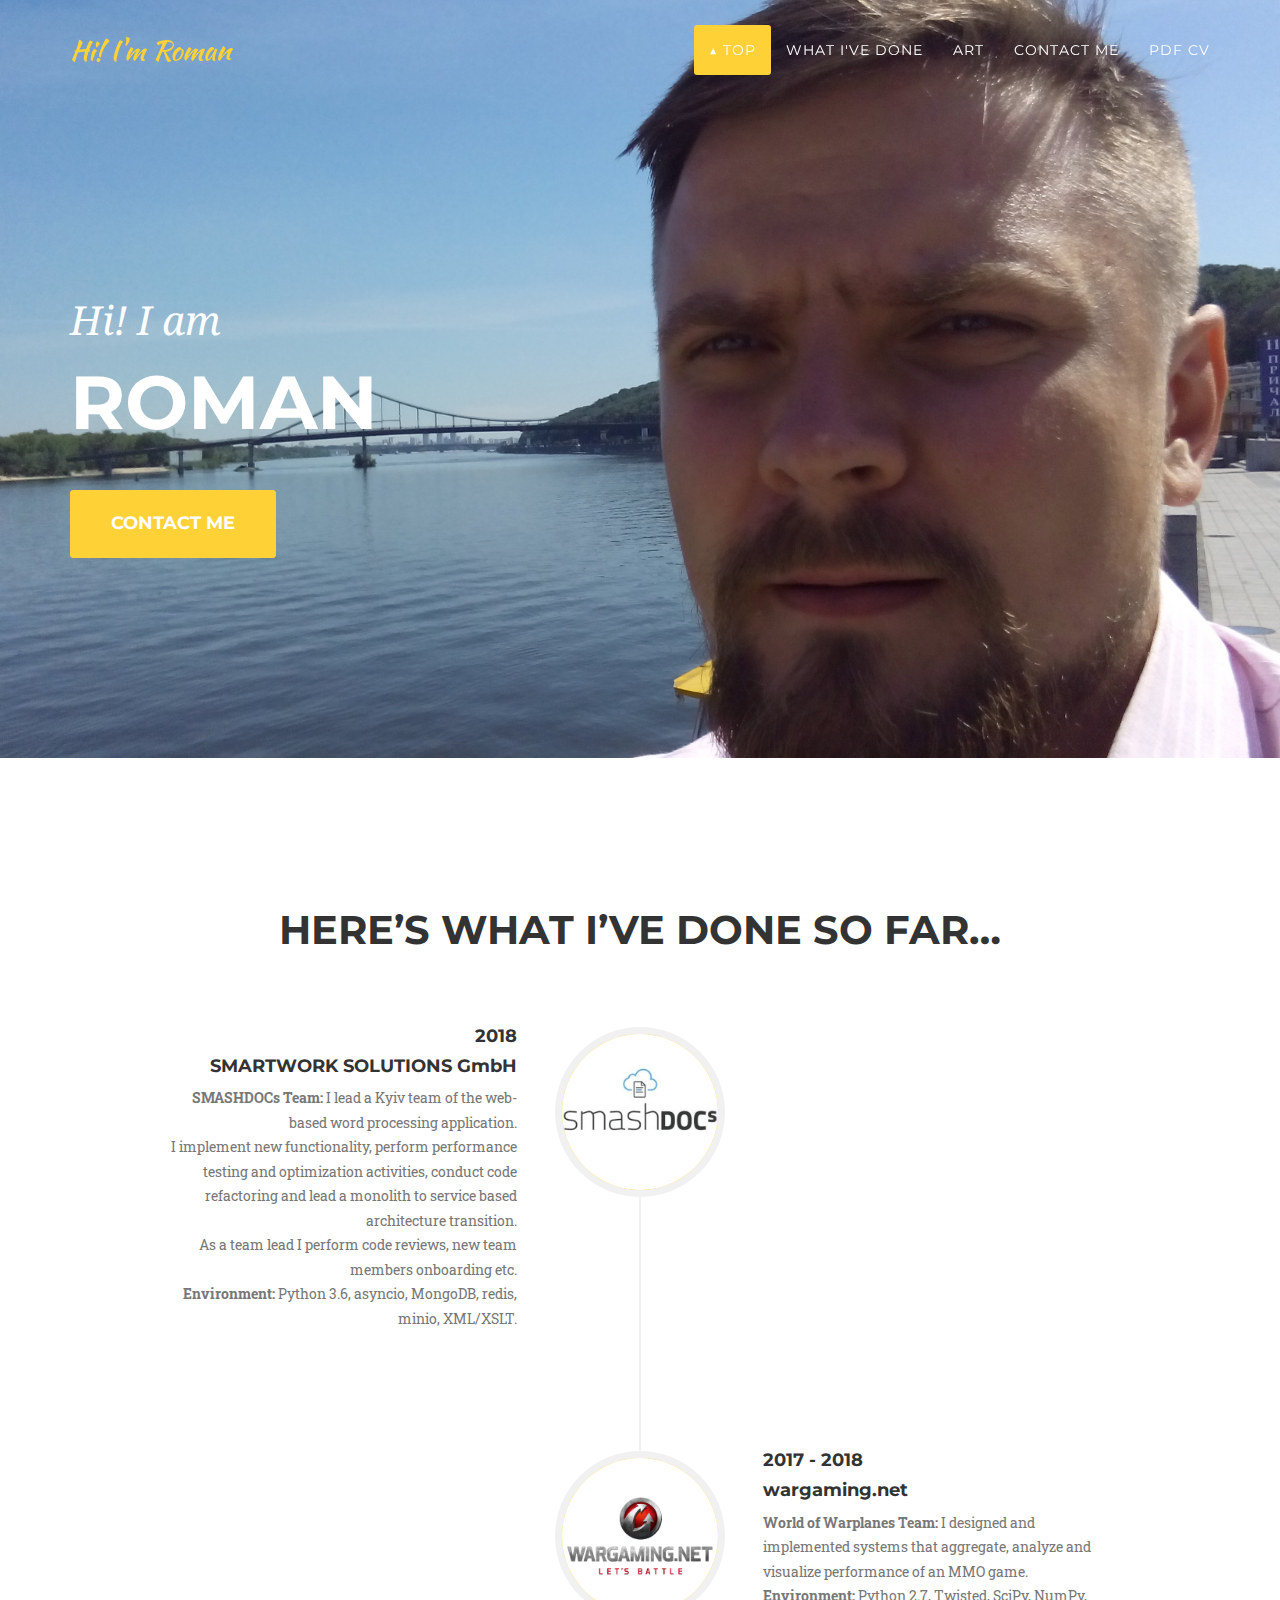
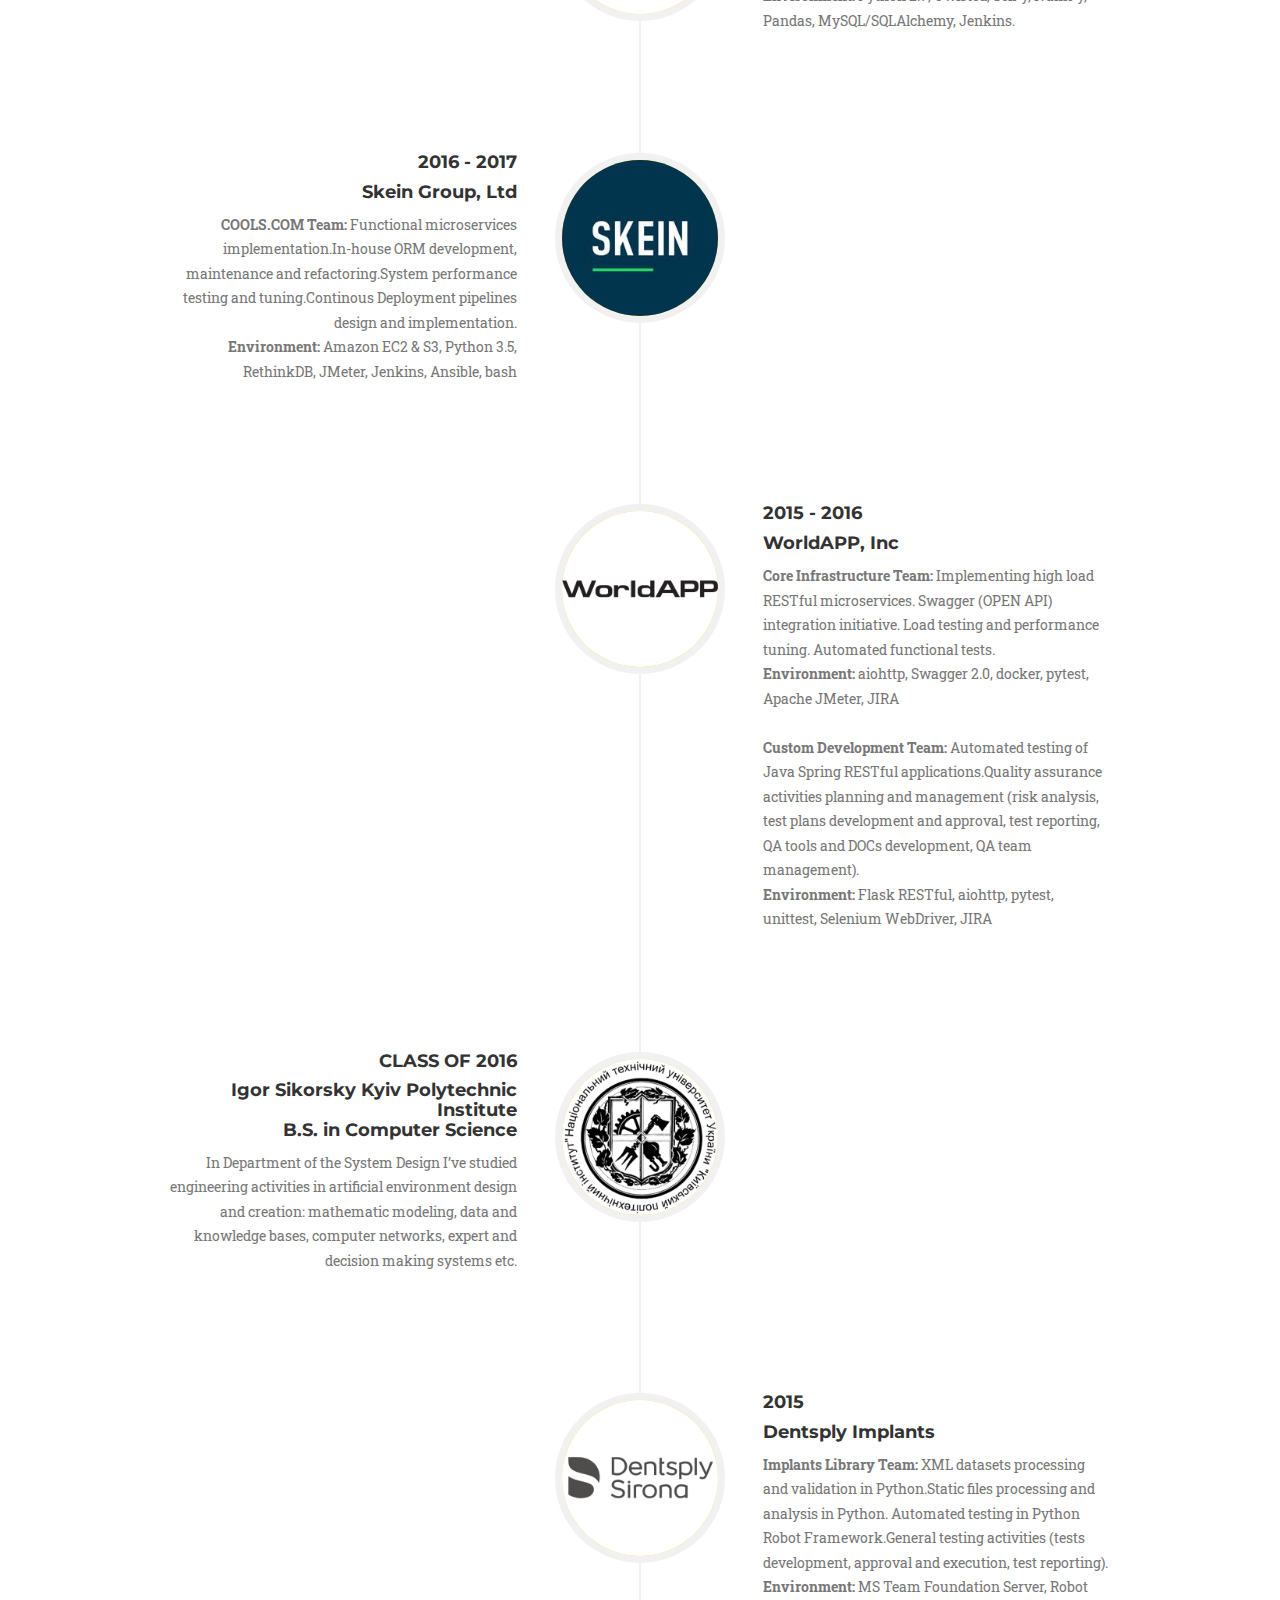
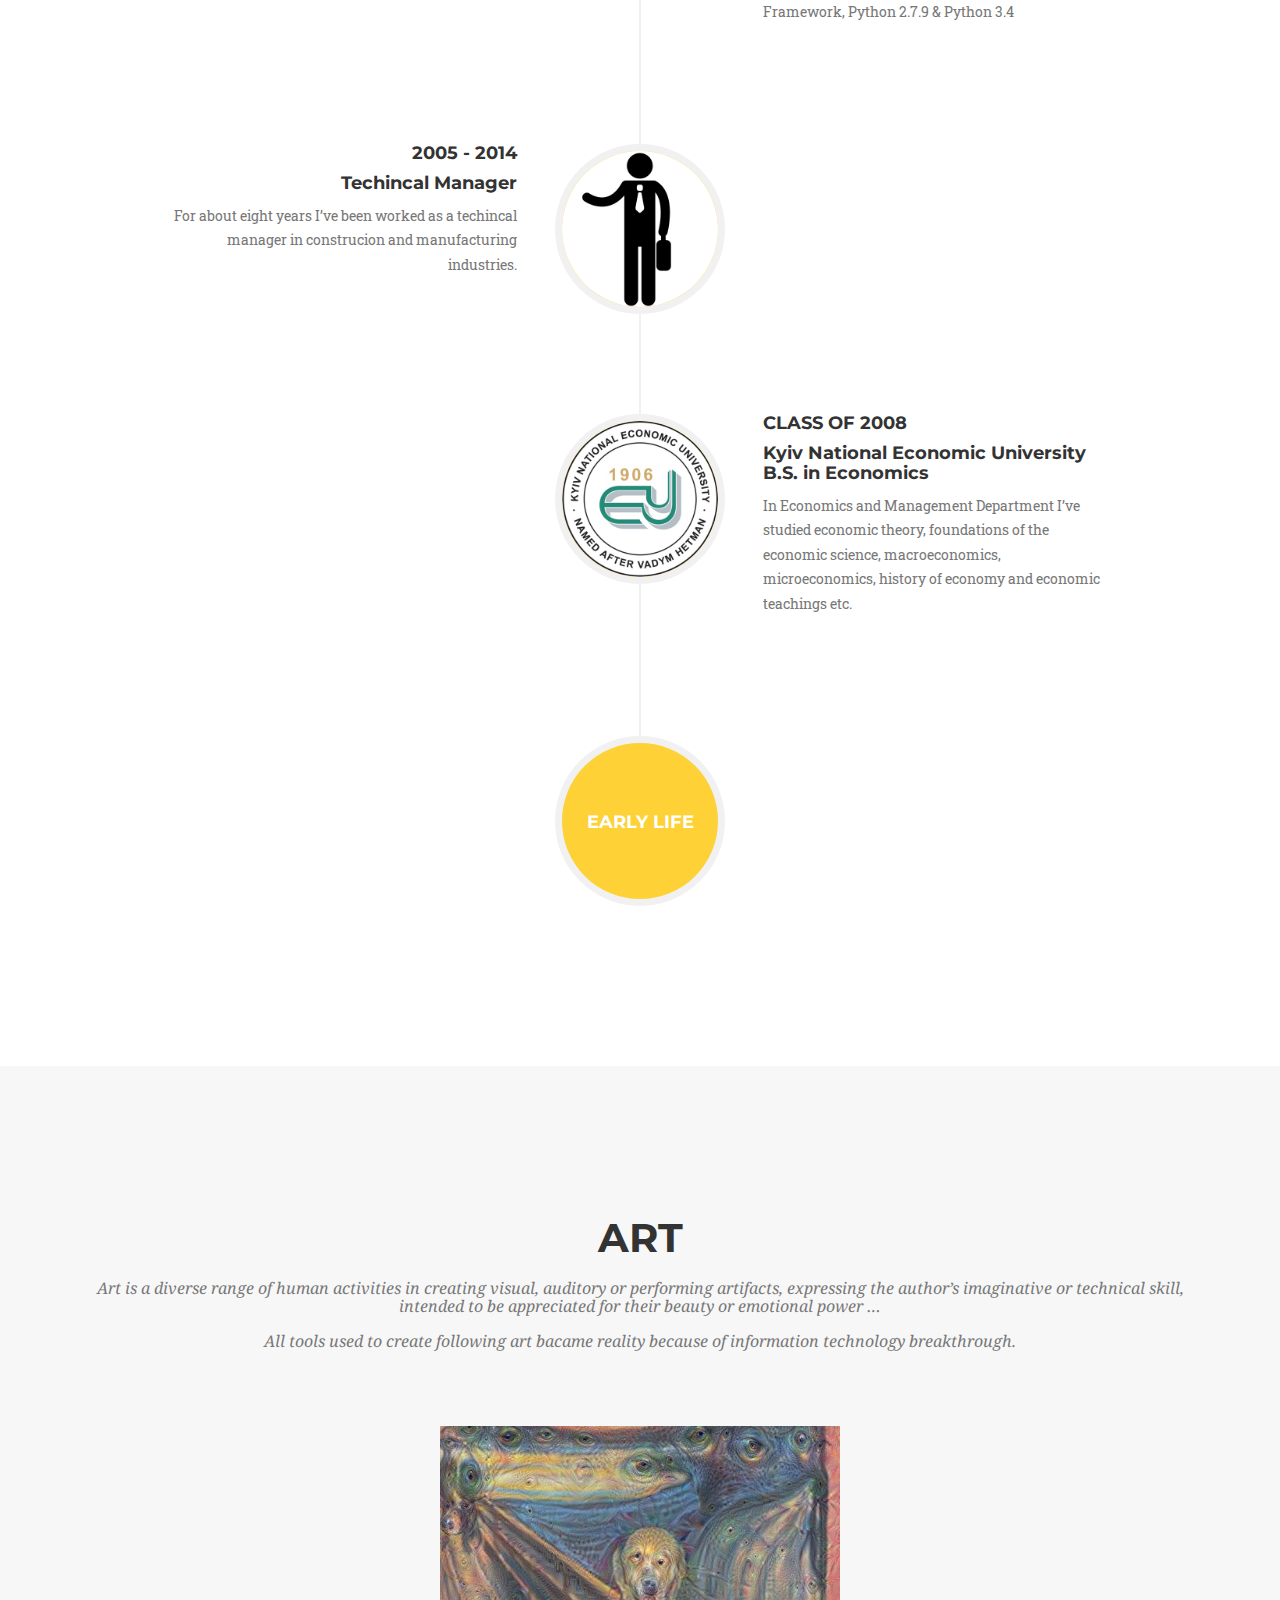
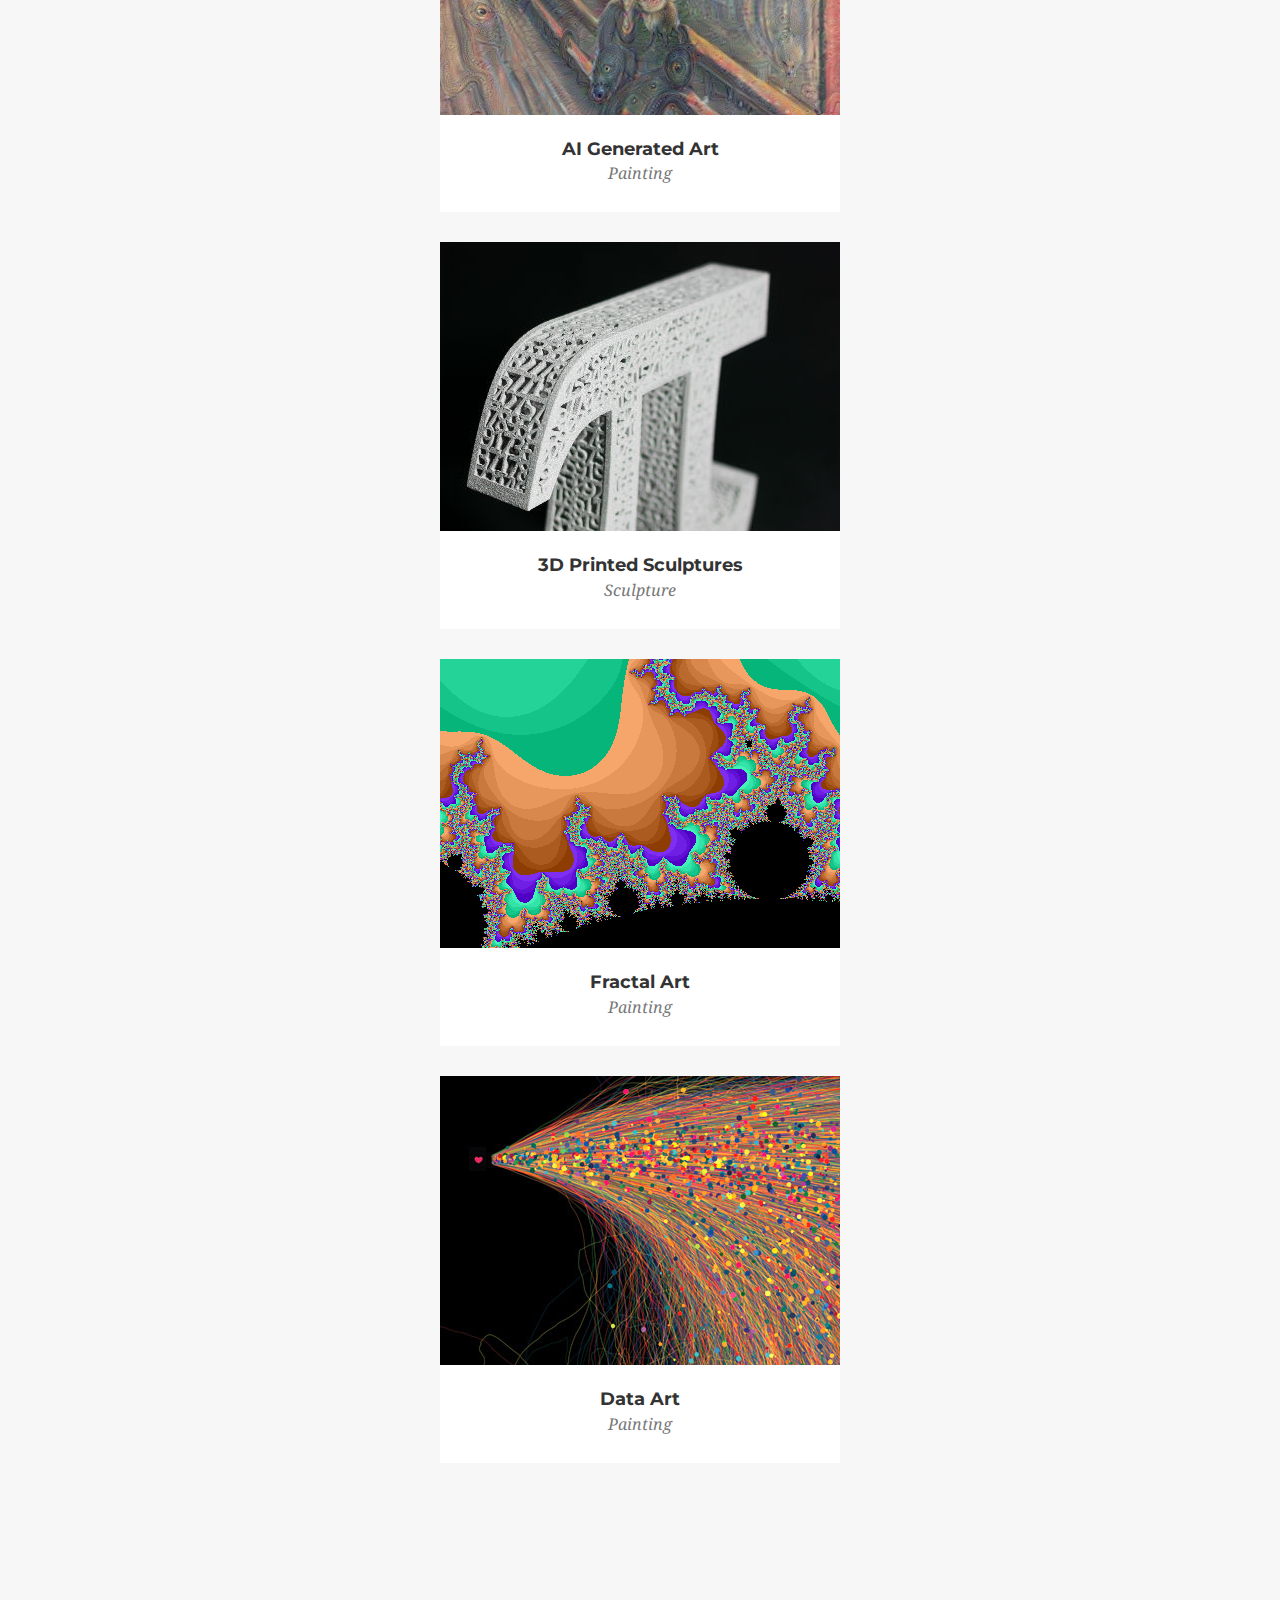
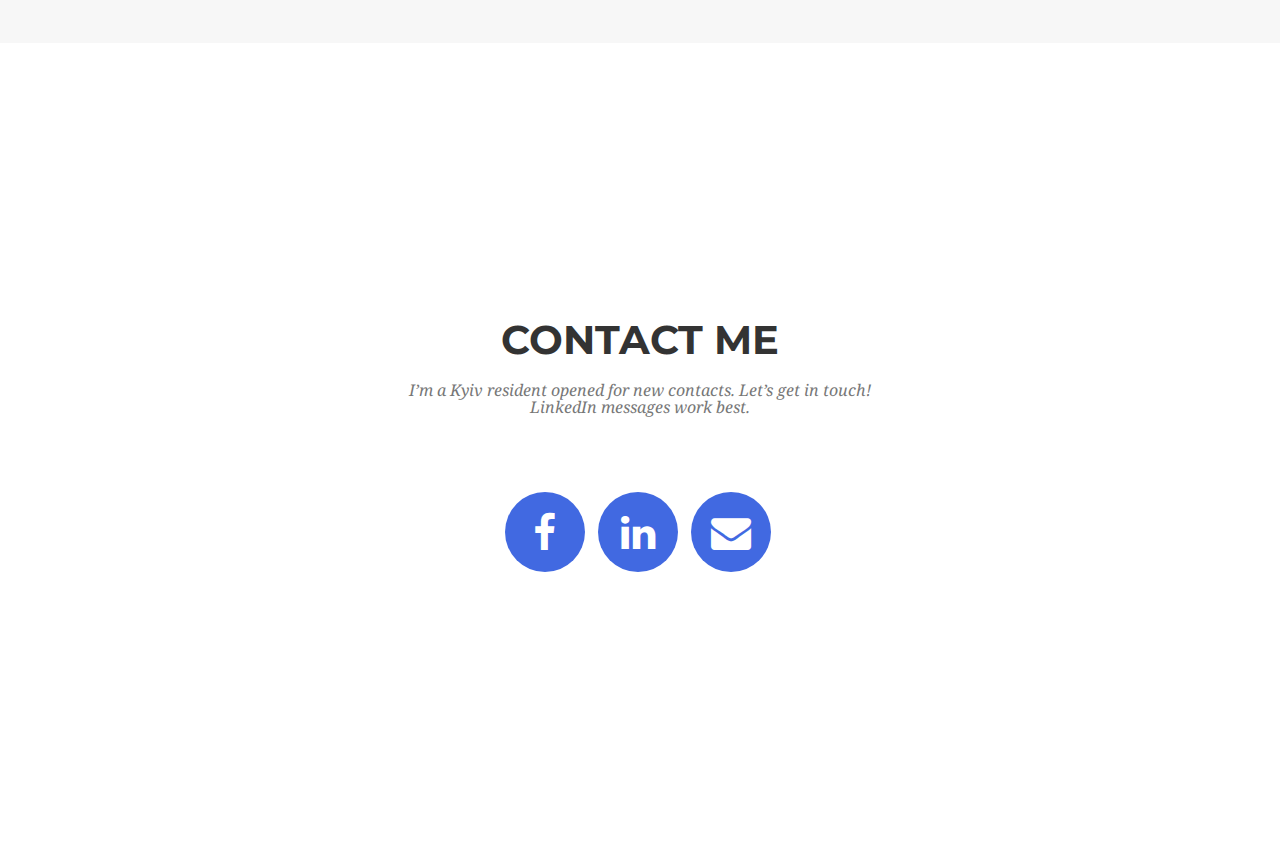
<file: docs/index.html>
<!DOCTYPE html>
<html lang="en-us">

  <head>
  <meta charset="utf-8">
  <meta http-equiv="X-UA-Compatible" content="IE=edge">
  <meta name="viewport" content="width=device-width, initial-scale=1">
  <meta name="description" content="Roman Nevezhyn. Roman Nieviezhyn. Python developer. Software developer. Kiev. Kyiv. Ukraine.">
  <meta name="author" content="Hi my name is Roman and I&#39;m a software developer">
  <meta name="generator" content="Hugo 0.54.0" />
  <title>Roman Nevezhyn</title>
  <!-- Stylesheets -->
  <link href="css/bootstrap-v3.3.7/bootstrap.min.css" rel="stylesheet">
  <link href="css/agency.css" rel="stylesheet">
  <link href="css/jquery.form-validator-v2.3.44/theme-default.min.css" rel="stylesheet">

  

  <!-- Custom Fonts -->
  <link href="font-awesome-v4.7.0/css/font-awesome.min.css" rel="stylesheet" type="text/css">

  
    <link href="//fonts.googleapis.com/css?family=Montserrat:400,700" rel="stylesheet" type="text/css">
    <link href="//fonts.googleapis.com/css?family=Kaushan+Script" rel="stylesheet" type="text/css">
    <link href="//fonts.googleapis.com/css?family=Droid+Serif:400,700,400italic,700italic" rel="stylesheet" type="text/css">
    <link href="//fonts.googleapis.com/css?family=Roboto+Slab:400,100,300,700" rel="stylesheet" type="text/css">
  

  
    <link rel="shortcut icon" type="image/x-icon" href="favicon.ico">
    <link rel="icon" type="image/x-icon" href="favicon.ico">
  

  <!-- HTML5 Shim and Respond.js IE8 support of HTML5 elements and media queries -->
  <!-- WARNING: Respond.js doesn't work if you view the page via file:// -->
  <!--[if lt IE 9]>
  <script src="https://oss.maxcdn.com/libs/html5shiv/3.7.0/html5shiv.js"></script>
  <script src="https://oss.maxcdn.com/libs/respond.js/1.4.2/respond.min.js"></script>
  <![endif]-->
</head>


  <body id="page-top" class="index">
    <!-- Navigation -->
<nav class="navbar navbar-default navbar-fixed-top">
  <div class="container">

    <!-- Brand and toggle get grouped for better mobile display -->
    <div class="navbar-header page-scroll">
      <button type="button" class="navbar-toggle" data-toggle="collapse" data-target="#bs-example-navbar-collapse-1">
        <span class="sr-only">Toggle navigation</span>
        <span class="icon-bar"></span>
        <span class="icon-bar"></span>
        <span class="icon-bar"></span>
      </button>
      
        <a class="navbar-brand page-scroll" href="/#page-top">
          Hi! I&#39;m Roman
        </a>
      

    </div>
    <!-- Collect the nav links, forms, and other content for toggling -->
    <div class="collapse navbar-collapse" id="bs-example-navbar-collapse-1">
      <ul class="nav navbar-nav navbar-right">
        <li class="hidden">
          <a href="/#page-top"></a>
        </li>

        
        <li>
          <a class="page-scroll" href="#page-top">▲ top</a>
        </li>
        

        
          <li>
            <a class="page-scroll" href="#about">what i&#39;ve done</a>
          </li>
        

        
          <li>
            <a class="page-scroll" href="#portfolio">art</a>
          </li>
        

        

        

        
          <li>
            <a class="page-scroll" href="#socials">contact me</a>
          </li>
        


        
          <li>
            <a href="/cv.pdf">pdf cv</a>
          </li>
        
      </ul>
    </div>
    <!-- /.navbar-collapse -->
  </div>
  <!-- /.container-fluid -->
</nav>

    <!-- Hero -->
<header>
  <div class="container">
    <div class="intro-text">
      <div class="intro-lead-in">Hi! I am</div>
      <div class="intro-heading">Roman</div>
      <a href="#socials" class="page-scroll btn btn-xl">contact me</a>
    </div>
  </div>
</header>


    

    
      <!-- About Section -->
<section id="about">
  <div class="container">
    <div class="row">
      <div class="col-lg-12 text-center">
        <h2 class="section-heading">Here&rsquo;s what I&rsquo;ve done so far&hellip;</h2>
        <h3 class="section-subheading text-muted"></h3>
      </div>
    </div>
    <div class="row">
      <div class="col-lg-12">
        <ul class="timeline">

          
            <li >
              <div class="timeline-image">
                
                <img class="img-circle img-responsive" src="img/about/smashdocs.jpg" alt="">
              </div>
              <div class="timeline-panel">
                <div class="timeline-heading">
                  <h4>2018</h4>
                  <h4 class="subheading">SMARTWORK SOLUTIONS GmbH</h4>
                </div>
                <div class="timeline-body">
                  <p class="text-muted"><strong>SMASHDOCs Team:</strong> I lead a Kyiv team of the web-based word processing application. <br>I implement new functionality, perform performance testing and optimization activities, conduct code refactoring and lead a monolith to service based architecture transition. <br>As a team lead I perform code reviews, new team members onboarding etc.
                        <br><strong>Environment:</strong> Python 3.6, asyncio, MongoDB, redis, minio, XML/XSLT.</p>
                </div>
              </div>
            </li>
          
            <li class="timeline-inverted" >
              <div class="timeline-image">
                
                <img class="img-circle img-responsive" src="img/about/wargaming.jpg" alt="">
              </div>
              <div class="timeline-panel">
                <div class="timeline-heading">
                  <h4>2017 - 2018</h4>
                  <h4 class="subheading">wargaming.net</h4>
                </div>
                <div class="timeline-body">
                  <p class="text-muted"><strong>World of Warplanes Team:</strong> I designed and implemented systems that aggregate, analyze and visualize performance of an MMO game. <br><strong>Environment:</strong> Python 2.7, Twisted, SciPy, NumPy, Pandas, MySQL/SQLAlchemy, Jenkins.</p>
                </div>
              </div>
            </li>
          
            <li >
              <div class="timeline-image">
                
                <img class="img-circle img-responsive" src="img/about/skein.jpg" alt="">
              </div>
              <div class="timeline-panel">
                <div class="timeline-heading">
                  <h4>2016 - 2017</h4>
                  <h4 class="subheading">Skein Group, Ltd</h4>
                </div>
                <div class="timeline-body">
                  <p class="text-muted"><strong>COOLS.COM Team:</strong> Functional microservices implementation.In-house ORM development, maintenance and refactoring.System performance testing and tuning.Continous Deployment pipelines design and implementation.<br><strong>Environment:</strong> Amazon EC2 &amp; S3, Python 3.5, RethinkDB, JMeter, Jenkins, Ansible, bash</p>
                </div>
              </div>
            </li>
          
            <li class="timeline-inverted" >
              <div class="timeline-image">
                
                <img class="img-circle img-responsive" src="img/about/worldapp.jpg" alt="">
              </div>
              <div class="timeline-panel">
                <div class="timeline-heading">
                  <h4>2015 - 2016</h4>
                  <h4 class="subheading">WorldAPP, Inc</h4>
                </div>
                <div class="timeline-body">
                  <p class="text-muted"><strong>Core Infrastructure Team:</strong> Implementing high load RESTful microservices. Swagger (OPEN API) integration initiative. Load testing and performance tuning. Automated functional tests.
                        <br><strong>Environment:</strong> aiohttp, Swagger 2.0, docker, pytest, Apache JMeter, JIRA
                        <br>
                        <br><strong>Custom Development Team:</strong> Automated testing of Java Spring RESTful applications.Quality assurance activities planning and management (risk analysis, test plans development and approval, test reporting, QA tools and DOCs development, QA team management).<br><strong>Environment:</strong> Flask RESTful, aiohttp, pytest, unittest, Selenium WebDriver, JIRA</p>
                </div>
              </div>
            </li>
          
            <li >
              <div class="timeline-image">
                
                <img class="img-circle img-responsive" src="img/about/kpi_bw.jpg" alt="">
              </div>
              <div class="timeline-panel">
                <div class="timeline-heading">
                  <h4>class of 2016</h4>
                  <h4 class="subheading">Igor Sikorsky Kyiv Polytechnic Institute<br>B.S. in Computer Science</h4>
                </div>
                <div class="timeline-body">
                  <p class="text-muted">In Department of the System Design I&rsquo;ve studied engineering activities in artificial environment design and creation: mathematic modeling, data and knowledge bases, computer networks, expert and decision making systems etc.</p>
                </div>
              </div>
            </li>
          
            <li class="timeline-inverted" >
              <div class="timeline-image">
                
                <img class="img-circle img-responsive" src="img/about/dentsply.jpg" alt="">
              </div>
              <div class="timeline-panel">
                <div class="timeline-heading">
                  <h4>2015</h4>
                  <h4 class="subheading">Dentsply Implants</h4>
                </div>
                <div class="timeline-body">
                  <p class="text-muted"><strong>Implants Library Team:</strong> XML datasets processing and validation in Python.Static files processing and analysis in Python. Automated testing in Python Robot Framework.General testing activities (tests development, approval and execution, test reporting).<br><strong>Environment:</strong> MS Team Foundation Server, Robot Framework, Python 2.7.9 &amp; Python 3.4</p>
                </div>
              </div>
            </li>
          
            <li >
              <div class="timeline-image">
                
                <img class="img-circle img-responsive" src="img/about/jobs.jpg" alt="">
              </div>
              <div class="timeline-panel">
                <div class="timeline-heading">
                  <h4>2005 - 2014</h4>
                  <h4 class="subheading">Techincal Manager</h4>
                </div>
                <div class="timeline-body">
                  <p class="text-muted">For about eight years I&rsquo;ve been worked as a techincal manager in construcion and manufacturing industries.</p>
                </div>
              </div>
            </li>
          
            <li class="timeline-inverted" >
              <div class="timeline-image">
                
                <img class="img-circle img-responsive" src="img/about/kneu.jpg" alt="">
              </div>
              <div class="timeline-panel">
                <div class="timeline-heading">
                  <h4>class of 2008</h4>
                  <h4 class="subheading">Kyiv National Economic University<br>B.S. in Economics</h4>
                </div>
                <div class="timeline-body">
                  <p class="text-muted">In Economics and Management Department I&rsquo;ve studied economic theory, foundations of the economic science, macroeconomics, microeconomics, history of economy and economic teachings etc.</p>
                </div>
              </div>
            </li>
          

          <li class="timeline-inverted">
            <div class="timeline-image">
              <h4><br>early life</h4>
            </div>
          </li>
        </ul>
      </div>
    </div>
  </div>
</section>

    

    
      <!-- Portfolio Grid Section -->
<section id="portfolio" class="bg-light-gray">
  <div class="container">
    <div class="row">
      <div class="col-lg-12 text-center">
        <h2 class="section-heading">art</h2>
        <h3 class="section-subheading text-muted">Art is a diverse range of human activities in creating visual, auditory or performing artifacts, expressing the author’s imaginative or technical skill, intended to be appreciated for their beauty or emotional power …<br><br>All tools used to create following art bacame reality because of information technology breakthrough.</h3>
      </div>
    </div>
    <div class="row">

      
        <div class="row portfolio-item">
          <a href="#portfolioModal2" class="portfolio-link" data-toggle="modal">
            <div class="portfolio-hover">
              <div class="portfolio-hover-content">
                <i class="fa fa-plus fa-3x"></i>
              </div>
            </div>
            
            <img src="img/portfolio/aiart-preview.png" class="img-responsive" alt="">
          </a>
          <div class="portfolio-caption">
            <h4>AI Generated Art</h4>
            <p class="text-muted">Painting</p>
          </div>
        </div>
      
        <div class="row portfolio-item">
          <a href="#portfolioModal3" class="portfolio-link" data-toggle="modal">
            <div class="portfolio-hover">
              <div class="portfolio-hover-content">
                <i class="fa fa-plus fa-3x"></i>
              </div>
            </div>
            
            <img src="img/portfolio/printed-preview.png" class="img-responsive" alt="">
          </a>
          <div class="portfolio-caption">
            <h4>3D Printed Sculptures</h4>
            <p class="text-muted">Sculpture</p>
          </div>
        </div>
      
        <div class="row portfolio-item">
          <a href="#portfolioModal5" class="portfolio-link" data-toggle="modal">
            <div class="portfolio-hover">
              <div class="portfolio-hover-content">
                <i class="fa fa-plus fa-3x"></i>
              </div>
            </div>
            
            <img src="img/portfolio/mandelbrot-preview.png" class="img-responsive" alt="">
          </a>
          <div class="portfolio-caption">
            <h4>Fractal Art</h4>
            <p class="text-muted">Painting</p>
          </div>
        </div>
      
        <div class="row portfolio-item">
          <a href="#portfolioModal1" class="portfolio-link" data-toggle="modal">
            <div class="portfolio-hover">
              <div class="portfolio-hover-content">
                <i class="fa fa-plus fa-3x"></i>
              </div>
            </div>
            
            <img src="img/portfolio/dataart-preview.png" class="img-responsive" alt="">
          </a>
          <div class="portfolio-caption">
            <h4>Data Art</h4>
            <p class="text-muted">Painting</p>
          </div>
        </div>
      

    </div>
  </div>
</section>

    

    

    

    

    
      <!-- Footer section -->
<footer>
  <section id="socials">
    <div class="container">
      <div class="col-lg-12 text-center">
        <h2 class="section-heading">contact me</h2>
        <h3 class="section-subheading text-muted">I&rsquo;m a Kyiv resident opened for new contacts.
                  Let&rsquo;s get in touch!
                  <br>LinkedIn messages work best.</h2>
        <ul class="list-inline social-buttons">
          
          
            <li><a href="https://www.facebook.com/nevezhyn"><i class="fa fa-facebook"></i></a></li>
          
            <li><a href="https://www.linkedin.com/in/nevezhyn"><i class="fa fa-linkedin"></i></a></li>
          
            <li><a href="mailto:hi-d31aed7e@nevezhyn.com"><i class="fa fa-envelope"></i></a></li>
          

        </ul>
      </div>
      <div class="col-md-4">
        <ul class="list-inline quicklinks">

          

        </ul>
      </div>
    </div>
  </section>
</footer>

    

    
      <!-- Portfolio Modals -->

  <div class="portfolio-modal modal fade" id="portfolioModal2" tabindex="-1" role="dialog" aria-hidden="true">
    <div class="modal-content">
      <div class="close-modal" data-dismiss="modal">
        <div class="lr">
          <div class="rl">
          </div>
        </div>
      </div>
      <div class="container">
        <div class="row">
          <div class="col-lg-8 col-lg-offset-2">
            <div class="modal-body">
              <h2>AI Generated Art</h2>
              <p class="item-intro text-muted"></p>
              
              <img class="img-responsive img-centered" src="img/portfolio/aiart.png" alt="">
              <p>The images were created by feeding a picture into the neural network, and asking emphasise feature
 it recognised - in this case, animals. Google team trains an artificial neural network by showing
 it millions of training examples and gradually adjusting the network parameters until it gives the
 classifications the team want.
 <br>The researchers also asked the system to analyse Edvard Munch&rsquo;s The Scream - which was turned
 into a portrait of a dog.
 <br>The team has even given the images a name - <strong>Inceptionism<strong>.</p>
              <ul class="list-inline">
                <li>Date: 2014-07-06</li>
                <li>Read more: <a href="//www.dailymail.co.uk/sciencetech/article-3130654/From-pig-snail-lives-cloud-dumbells-human-arms-Google-reveals-bizarre-images-created-artificial-intelligence-software-learns-recognise-world-it.html">Daily Mail</a></li>
                <li>Mode of expression: Painting</li>
              </ul>
              <button type="button" class="btn btn-primary" data-dismiss="modal"><i class="fa fa-times"></i> close</button>
            </div>
          </div>
        </div>
      </div>
    </div>
  </div>

  <div class="portfolio-modal modal fade" id="portfolioModal3" tabindex="-1" role="dialog" aria-hidden="true">
    <div class="modal-content">
      <div class="close-modal" data-dismiss="modal">
        <div class="lr">
          <div class="rl">
          </div>
        </div>
      </div>
      <div class="container">
        <div class="row">
          <div class="col-lg-8 col-lg-offset-2">
            <div class="modal-body">
              <h2>3D Printed Sculptures</h2>
              <p class="item-intro text-muted"></p>
              
              <img class="img-responsive img-centered" src="img/portfolio/printed.png" alt="">
              <p>3D printing is a process in which material is joined or solidified under computer control  to create an object, with material being added together (such as liquid molecules or powder  grains being fused together). Objects can be of almost any shape or geometry and typically  are produced using digital model data from a 3D model file created by artist.</p>
              <ul class="list-inline">
                <li>Date: 2014-07-07</li>
                <li>Read more: <a href="//en.wikipedia.org/wiki/3D_printing">Wikipedia</a></li>
                <li>Mode of expression: Sculpture</li>
              </ul>
              <button type="button" class="btn btn-primary" data-dismiss="modal"><i class="fa fa-times"></i> close</button>
            </div>
          </div>
        </div>
      </div>
    </div>
  </div>

  <div class="portfolio-modal modal fade" id="portfolioModal5" tabindex="-1" role="dialog" aria-hidden="true">
    <div class="modal-content">
      <div class="close-modal" data-dismiss="modal">
        <div class="lr">
          <div class="rl">
          </div>
        </div>
      </div>
      <div class="container">
        <div class="row">
          <div class="col-lg-8 col-lg-offset-2">
            <div class="modal-body">
              <h2>Fractal Art</h2>
              <p class="item-intro text-muted">Lorem ipsum dolor sit amet consectetur.</p>
              
              <img class="img-responsive img-centered" src="img/portfolio/mandelbrot.png" alt="">
              <p>This visualization of a Mandelbrot set was created by Me :) using an example  <a href="//github.com/adonovan/gopl.io/blob/master/ch3/mandelbrot/main.go">code snippet</a>  (with minor changes) introduced in the book called &ldquo;The Go Programming Language&rdquo;  by A. A. Donovan and B. W. Kernighan.   <br>Julia set consists of values such that an arbitrarily small perturbation can cause drastic  changes in the sequence of iterated function values. Thus the behavior of the function on  the Julia set its behavior is &lsquo;chaotic&rsquo;. <br>Even thought Gaston Julia described the iteration of a rational function in 1925,  &ldquo;true&rdquo; graphs of such functions were plotted by Benoit Mandelbrot using a computer in 1970s. A legendary Mandelbrot set visualization is actually a special case of the Julia set.</p>
              <ul class="list-inline">
                <li>Date: 2014-07-09</li>
                <li>Read more: <a href="//en.wikipedia.org/wiki/Fractal_art">Wikipedia</a></li>
                <li>Mode of expression: Painting</li>
              </ul>
              <button type="button" class="btn btn-primary" data-dismiss="modal"><i class="fa fa-times"></i> close</button>
            </div>
          </div>
        </div>
      </div>
    </div>
  </div>

  <div class="portfolio-modal modal fade" id="portfolioModal1" tabindex="-1" role="dialog" aria-hidden="true">
    <div class="modal-content">
      <div class="close-modal" data-dismiss="modal">
        <div class="lr">
          <div class="rl">
          </div>
        </div>
      </div>
      <div class="container">
        <div class="row">
          <div class="col-lg-8 col-lg-offset-2">
            <div class="modal-body">
              <h2>Data Art</h2>
              <p class="item-intro text-muted"></p>
              
              <img class="img-responsive img-centered" src="img/portfolio/dataart.png" alt="">
              <p>The goal of data art, inspired by very down-to-earth techniques to visualize data, is above  all to make the invisible visible. <br>Jonathan Harris and Sepandar Kamvar, We Feel Fine, net mapping the net collecting Internet sentences beginning with “I feel” or “I am feeling.” Nearly 10 million feelings and more than two million blogs were collected.</p>
              <ul class="list-inline">
                <li>Date: 2016-05-08</li>
                <li>Read more: <a href="//techcrunch.com/2016/05/08/the-digital-age-of-data-art/">TechCrunch</a></li>
                <li>Mode of expression: Painting</li>
              </ul>
              <button type="button" class="btn btn-primary" data-dismiss="modal"><i class="fa fa-times"></i> close</button>
            </div>
          </div>
        </div>
      </div>
    </div>
  </div>


    

    <!-- jQuery -->
<script src="js/jquery-v3.3.1/jquery.min.js"></script>

<!-- Bootstrap Core -->
<script src="js/bootstrap-v3.3.7/bootstrap.min.js"></script>

<!-- Form Validation -->
<script src="js/jquery.form-validator-v2.3.44/jquery.form-validator.min.js"></script>

<!-- Custom Theme -->
<script src="js/agency.js"></script>







  </body>
</html>
</file>
<file: docs/css/agency.css>
/*!
 * Start Bootstrap - Agency Bootstrap Theme (http://startbootstrap.com)
 * Code licensed under the Apache License v2.0.
 * For details, see http://www.apache.org/licenses/LICENSE-2.0.
 */

body {
    overflow-x: hidden;
    font-family: "Roboto Slab","Helvetica Neue",Helvetica,Arial,sans-serif;
}

.text-muted {
    color: #777;
}

.text-primary {
    color: #fed136;
}

p {
    font-size: 14px;
    line-height: 1.75;
}

p.large {
    font-size: 16px;
}

a,
a:hover,
a:focus,
a:active,
a.active {
    outline: 0;
}

a {
    color: #fed136;
}

a:hover,
a:focus,
a:active,
a.active {
    color: #fec503;
}

h1,
h2,
h3,
h4,
h5,
h6 {
    text-transform: uppercase;
    font-family: Montserrat,"Helvetica Neue",Helvetica,Arial,sans-serif;
    font-weight: 700;
}

.img-centered {
    margin: 0 auto;
}

.bg-light-gray {
    background-color: #f7f7f7;
}

.bg-darkest-gray {
    background-color: #222;
}

.btn-primary {
    border-color: #fed136;
    text-transform: uppercase;
    font-family: Montserrat,"Helvetica Neue",Helvetica,Arial,sans-serif;
    font-weight: 700;
    color: #fff;
    background-color: #fed136;
}

.btn-primary:hover,
.btn-primary:focus,
.btn-primary:active,
.btn-primary.active,
.open .dropdown-toggle.btn-primary {
    border-color: #f6bf01;
    color: #fff;
    background-color: #fec503;
}

.btn-primary:active,
.btn-primary.active,
.open .dropdown-toggle.btn-primary {
    background-image: none;
}

.btn-primary.disabled,
.btn-primary[disabled],
fieldset[disabled] .btn-primary,
.btn-primary.disabled:hover,
.btn-primary[disabled]:hover,
fieldset[disabled] .btn-primary:hover,
.btn-primary.disabled:focus,
.btn-primary[disabled]:focus,
fieldset[disabled] .btn-primary:focus,
.btn-primary.disabled:active,
.btn-primary[disabled]:active,
fieldset[disabled] .btn-primary:active,
.btn-primary.disabled.active,
.btn-primary[disabled].active,
fieldset[disabled] .btn-primary.active {
    border-color: #fed136;
    background-color: #fed136;
}

.btn-primary .badge {
    color: #fed136;
    background-color: #fff;
}

.btn-xl {
    padding: 20px 40px;
    border-color: #fed136;
    border-radius: 3px;
    text-transform: uppercase;
    font-family: Montserrat,"Helvetica Neue",Helvetica,Arial,sans-serif;
    font-size: 18px;
    font-weight: 700;
    color: #fff;
    background-color: #fed136;
}

.btn-xl:hover,
.btn-xl:focus,
.btn-xl:active,
.btn-xl.active,
.open .dropdown-toggle.btn-xl {
    border-color: #f6bf01;
    color: #fff;
    background-color: #fec503;
}

.btn-xl:active,
.btn-xl.active,
.open .dropdown-toggle.btn-xl {
    background-image: none;
}

.btn-xl.disabled,
.btn-xl[disabled],
fieldset[disabled] .btn-xl,
.btn-xl.disabled:hover,
.btn-xl[disabled]:hover,
fieldset[disabled] .btn-xl:hover,
.btn-xl.disabled:focus,
.btn-xl[disabled]:focus,
fieldset[disabled] .btn-xl:focus,
.btn-xl.disabled:active,
.btn-xl[disabled]:active,
fieldset[disabled] .btn-xl:active,
.btn-xl.disabled.active,
.btn-xl[disabled].active,
fieldset[disabled] .btn-xl.active {
    border-color: #fed136;
    background-color: #fed136;
}

.btn-xl .badge {
    color: #fed136;
    background-color: #fff;
}

.navbar-default {
    border-color: transparent;
    background-color: #222;
}

.navbar-default .navbar-brand {
    font-family: "Kaushan Script","Helvetica Neue",Helvetica,Arial,cursive;
    color: #fed136;
}

.navbar-default .navbar-brand:hover,
.navbar-default .navbar-brand:focus,
.navbar-default .navbar-brand:active,
.navbar-default .navbar-brand.active {
    color: #fec503;
}

.navbar-brand>img {
    height: 50px;
    max-width: 250px;
    margin: -15px;
}

@media(min-width:768px) {
    .navbar-brand>img {
        height: 50px;
        max-width: 300px;
        margin: -15px;
    }
}

@media(min-width:992px) {
    .navbar-brand>img {
        height: 50px;
        max-width: 400px;
        margin: -15px;
    }
}

.navbar-default .navbar-collapse {
    border-color: rgba(255,255,255,.02);
}

.navbar-default .navbar-toggle {
    border-color: #fed136;
    background-color: #fed136;
}

.navbar-default .navbar-toggle .icon-bar {
    background-color: #fff;
}

.navbar-default .navbar-toggle:hover,
.navbar-default .navbar-toggle:focus {
    background-color: #fed136;
}

.navbar-default .nav li a {
    text-transform: uppercase;
    font-family: Montserrat,"Helvetica Neue",Helvetica,Arial,sans-serif;
    font-weight: 400;
    letter-spacing: 1px;
    color: #fff;
}

.navbar-default .nav li a:hover,
.navbar-default .nav li a:focus {
    outline: 0;
    color: #fed136;
}

.navbar-default .navbar-nav>.active>a {
    border-radius: 0;
    color: #fff;
    background-color: #fed136;
}

.navbar-default .navbar-nav>.active>a:hover,
.navbar-default .navbar-nav>.active>a:focus {
    color: #fff;
    background-color: #fec503;
}

@media(min-width:768px) {
    .navbar-default {
        padding: 25px 0;
        border: 0;
        background-color: transparent;
        -webkit-transition: padding .3s;
        -moz-transition: padding .3s;
        transition: padding .3s;
    }

    .navbar-default .navbar-brand {
        font-size: 2em;
        -webkit-transition: all .3s;
        -moz-transition: all .3s;
        transition: all .3s;
    }

    .navbar-default .navbar-nav>.active>a {
        border-radius: 3px;
    }

    .navbar-default.navbar-shrink {
        padding: 10px 0;
        background-color: #222;
    }

    .navbar-default.navbar-shrink .navbar-brand {
        font-size: 1.5em;
    }
}

header {
    text-align: left;
    color: #fff;
    background-attachment: scroll;
    background-image: url(../img/header-bg.jpg);
    background-position: center center;
    background-repeat: none;
    -webkit-background-size: cover;
    -moz-background-size: cover;
    background-size: cover;
    -o-background-size: cover;
}

header .intro-text {
    padding-top: 100px;
    padding-bottom: 50px;
}

header .intro-text .intro-lead-in {
    margin-bottom: 25px;
    font-family: "Droid Serif","Helvetica Neue",Helvetica,Arial,sans-serif;
    font-size: 22px;
    font-style: italic;
    line-height: 22px;
}

header .intro-text .intro-heading {
    margin-bottom: 25px;
    text-transform: uppercase;
    font-family: Montserrat,"Helvetica Neue",Helvetica,Arial,sans-serif;
    font-size: 50px;
    font-weight: 700;
    line-height: 50px;
}

@media(min-width:768px) {
    header .intro-text {
        padding-top: 300px;
        padding-bottom: 200px;
    }

    header .intro-text .intro-lead-in {
        margin-bottom: 25px;
        font-family: "Droid Serif","Helvetica Neue",Helvetica,Arial,sans-serif;
        font-size: 40px;
        font-style: italic;
        line-height: 40px;
    }

    header .intro-text .intro-heading {
        margin-bottom: 50px;
        text-transform: uppercase;
        font-family: Montserrat,"Helvetica Neue",Helvetica,Arial,sans-serif;
        font-size: 75px;
        font-weight: 700;
        line-height: 75px;
    }
}

section {
    padding: 100px 0;
}

section h2.section-heading {
    margin-top: 0;
    margin-bottom: 15px;
    font-size: 40px;
}

section h3.section-subheading {
    margin-bottom: 75px;
    text-transform: none;
    font-family: "Droid Serif","Helvetica Neue",Helvetica,Arial,sans-serif;
    font-size: 16px;
    font-style: italic;
    font-weight: 400;
}

@media(min-width:768px) {
    section {
        padding: 150px 0;
    }
}

.service-heading {
    margin: 15px 0;
    text-transform: none;
}

#portfolio .portfolio-item {
    right: 0;
    margin: 0 0 15px;
}

#portfolio .portfolio-item .portfolio-link {
    display: block;
    position: relative;
    margin: 0 auto;
    max-width: 400px;
}

#portfolio .portfolio-item .portfolio-link .portfolio-hover {
    position: absolute;
    width: 100%;
    height: 100%;
    opacity: 0;
    background: rgba(254,209,54,.9);
    -webkit-transition: all ease .5s;
    -moz-transition: all ease .5s;
    transition: all ease .5s;
}

#portfolio .portfolio-item .portfolio-link .portfolio-hover:hover {
    opacity: 1;
}

#portfolio .portfolio-item .portfolio-link .portfolio-hover .portfolio-hover-content {
    position: absolute;
    top: 50%;
    width: 100%;
    height: 20px;
    margin-top: -12px;
    text-align: center;
    font-size: 20px;
    color: #fff;
}

#portfolio .portfolio-item .portfolio-link .portfolio-hover .portfolio-hover-content i {
    margin-top: -12px;
}

#portfolio .portfolio-item .portfolio-link .portfolio-hover .portfolio-hover-content h3,
#portfolio .portfolio-item .portfolio-link .portfolio-hover .portfolio-hover-content h4 {
    margin: 0;
}

#portfolio .portfolio-item .portfolio-caption {
    margin: 0 auto;
    padding: 25px;
    max-width: 400px;
    text-align: center;
    background-color: #fff;
}

#portfolio .portfolio-item .portfolio-caption h4 {
    margin: 0;
    text-transform: none;
}

#portfolio .portfolio-item .portfolio-caption p {
    margin: 0;
    font-family: "Droid Serif","Helvetica Neue",Helvetica,Arial,sans-serif;
    font-size: 16px;
    font-style: italic;
}

#portfolio * {
    z-index: 2;
}

@media(min-width:767px) {
    #portfolio .portfolio-item {
        margin: 0 0 30px;
    }
}

.timeline {
    position: relative;
    padding: 0;
    list-style: none;
}

.timeline:before {
    content: "";
    position: absolute;
    top: 0;
    bottom: 0;
    left: 40px;
    width: 2px;
    margin-left: -1.5px;
    background-color: #f1f1f1;
}

.timeline>li {
    position: relative;
    margin-bottom: 50px;
    min-height: 50px;
}

.timeline>li:before,
.timeline>li:after {
    content: " ";
    display: table;
}

.timeline>li:after {
    clear: both;
}

.timeline>li .timeline-panel {
    float: right;
    position: relative;
    width: 100%;
    padding: 0 20px 0 100px;
    text-align: left;
}

.timeline>li .timeline-panel:before {
    right: auto;
    left: -15px;
    border-right-width: 15px;
    border-left-width: 0;
}

.timeline>li .timeline-panel:after {
    right: auto;
    left: -14px;
    border-right-width: 14px;
    border-left-width: 0;
}

.timeline>li .timeline-image {
    z-index: 100;
    position: absolute;
    left: 0;
    width: 80px;
    height: 80px;
    margin-left: 0;
    border: 7px solid #f1f1f1;
    border-radius: 100%;
    text-align: center;
    color: #fff;
    background-color: #fed136;
}

.timeline>li .timeline-image h4 {
    margin-top: 12px;
    font-size: 10px;
    line-height: 14px;
}

.timeline>li.timeline-inverted>.timeline-panel {
    float: right;
    padding: 0 20px 0 100px;
    text-align: left;
}

.timeline>li.timeline-inverted>.timeline-panel:before {
    right: auto;
    left: -15px;
    border-right-width: 15px;
    border-left-width: 0;
}

.timeline>li.timeline-inverted>.timeline-panel:after {
    right: auto;
    left: -14px;
    border-right-width: 14px;
    border-left-width: 0;
}

.timeline>li:last-child {
    margin-bottom: 0;
}

.timeline .timeline-heading h4 {
    margin-top: 0;
    color: inherit;
}

.timeline .timeline-heading h4.subheading {
    text-transform: none;
}

.timeline .timeline-body>p,
.timeline .timeline-body>ul {
    margin-bottom: 0;
}

@media(min-width:768px) {
    .timeline:before {
        left: 50%;
    }

    .timeline>li {
        margin-bottom: 100px;
        min-height: 100px;
    }

    .timeline>li .timeline-panel {
        float: left;
        width: 41%;
        padding: 0 20px 20px 30px;
        text-align: right;
    }

    .timeline>li .timeline-image {
        left: 50%;
        width: 100px;
        height: 100px;
        margin-left: -50px;
    }

    .timeline>li .timeline-image h4 {
        margin-top: 16px;
        font-size: 13px;
        line-height: 18px;
    }

    .timeline>li.timeline-inverted>.timeline-panel {
        float: right;
        padding: 0 30px 20px 20px;
        text-align: left;
    }
}

@media(min-width:992px) {
    .timeline>li {
        min-height: 150px;
    }

    .timeline>li .timeline-panel {
        padding: 0 20px 20px;
    }

    .timeline>li .timeline-image {
        width: 150px;
        height: 150px;
        margin-left: -75px;
    }

    .timeline>li .timeline-image h4 {
        margin-top: 30px;
        font-size: 18px;
        line-height: 26px;
    }

    .timeline>li.timeline-inverted>.timeline-panel {
        padding: 0 20px 20px;
    }
}

@media(min-width:1200px) {
    .timeline>li {
        min-height: 170px;
    }

    .timeline>li .timeline-panel {
        padding: 0 20px 20px 100px;
    }

    .timeline>li .timeline-image {
        width: 170px;
        height: 170px;
        margin-left: -85px;
    }

    .timeline>li .timeline-image h4 {
        margin-top: 40px;
    }

    .timeline>li.timeline-inverted>.timeline-panel {
        padding: 0 100px 20px 20px;
    }
}

.flexbox {
  display: -webkit-box;
  display: -moz-box;
  display: -ms-flexbox;
  display: -webkit-flex;
  display: flex;
  -webkit-flex-flow: row wrap;
  flex-flow: row wrap;
  justify-content: flex-start;
  align-items: stretch;
}

.flexbox-center {
  justify-content: center;
}

.team-member {
    margin-bottom: 50px;
    text-align: center;
}

.team-member img {
    margin: 0 auto;
    border: 7px solid #fff;
}

.team-member p {
    margin-top: 0;
}
.team-member h3 {
    text-transform: none;
    font-weight: 600;
    color: #333;
}

.team-member h4 {
    font-size: 16px;
    text-transform: none;
    font-weight: 400;
    color: #777;
    margin-bottom: 0px;
}

.team-member h4 a {
    text-transform: none;
}

.team-member h5 {
    font-size: 14px;
    text-transform: none;
    font-style: italic;
    font-weight: 200;
    color: #777;
    margin-bottom: 15px
}

.team-member .report  {
    margin-top: 0px;
}

.team-member h5 a {
    text-transform: none;
}

.team-member ul {
    list-style: none;
    text-align: center;
    margin-top: 15px;
    margin-bottom: 15px;
    padding: 0;
}

.team-bio {
    padding: 15px
}

@media(min-width:992px) {
    aside.clients img {
        margin: 50px auto;
    }
}

aside.clients img {
    margin-top: 50px;
}

aside .heading {
    text-transform: none;
    color: #777;
    margin-top: 20px;
    margin-bottom: -40px;
}

section#contact {
    background-color: #222;
    background-image: url(../img/map-image.png);
    background-position: center;
    background-repeat: no-repeat;
}

section#contact .section-heading {
    color: #fff;
}

section#contact .form-group {
    margin-bottom: 25px;
}

section#contact .form-group input,
section#contact .form-group textarea {
    padding: 20px;
}

section#contact .form-group input.form-control {
    height: auto;
}

section#contact .form-group textarea.form-control {
    height: 236px;
}

section#contact .form-control:focus {
    border-color: #fed136;
    box-shadow: none;
}

section#contact::-webkit-input-placeholder {
    text-transform: uppercase;
    font-family: Montserrat,"Helvetica Neue",Helvetica,Arial,sans-serif;
    font-weight: 700;
    color: #bbb;
}

section#contact:-moz-placeholder {
    text-transform: uppercase;
    font-family: Montserrat,"Helvetica Neue",Helvetica,Arial,sans-serif;
    font-weight: 700;
    color: #bbb;
}

section#contact::-moz-placeholder {
    text-transform: uppercase;
    font-family: Montserrat,"Helvetica Neue",Helvetica,Arial,sans-serif;
    font-weight: 700;
    color: #bbb;
}

section#contact:-ms-input-placeholder {
    text-transform: uppercase;
    font-family: Montserrat,"Helvetica Neue",Helvetica,Arial,sans-serif;
    font-weight: 700;
    color: #bbb;
}

section#contact .text-danger {
    color: #e74c3c;
}

section#contact .text-success {
    color: #ffffff;
}

footer {
    padding: 25px 0;
    margin-top: 100px;
    margin-bottom: 100px;
    text-align: center;
}

footer span.copyright {
    text-transform: uppercase;
    text-transform: none;
    font-family: Montserrat,"Helvetica Neue",Helvetica,Arial,sans-serif;
    line-height: 40px;
}

footer ul.quicklinks {
    margin-bottom: 0;
    text-transform: uppercase;
    text-transform: none;
    font-family: Montserrat,"Helvetica Neue",Helvetica,Arial,sans-serif;
    line-height: 40px;
}

ul.social-buttons {
    margin-top: 20px;
    margin-bottom: 10px;
}

ul.social-buttons li a {
    display: inline-block;
    width: 80px;
    height: 80px;
    border-radius: 100%;
    font-size: 40px;
    line-height: 80px;
    outline: 0;
    color: #fff;
    background-color: RoyalBlue;
    -webkit-transition: all .3s;
    -moz-transition: all .3s;
    transition: all .3s;
}

ul.social-buttons li a:hover,
ul.social-buttons li a:focus,
ul.social-buttons li a:active {
    background-color: #fed136;
}

.btn:focus,
.btn:active,
.btn.active,
.btn:active:focus {
    outline: 0;
}

.portfolio-modal .modal-content {
    padding: 100px 0;
    min-height: 100%;
    border: 0;
    border-radius: 0;
    text-align: center;
    background-clip: border-box;
    -webkit-box-shadow: none;
    box-shadow: none;
}

.portfolio-modal .modal-content h2 {
    margin-bottom: 15px;
    font-size: 3em;
}

.portfolio-modal .modal-content p {
    margin-bottom: 30px;
}

.portfolio-modal .modal-content p.item-intro {
    margin: 20px 0 30px;
    font-family: "Droid Serif","Helvetica Neue",Helvetica,Arial,sans-serif;
    font-size: 16px;
    font-style: italic;
}

.portfolio-modal .modal-content ul.list-inline {
    margin-top: 0;
    margin-bottom: 30px;
}

.portfolio-modal .modal-content img {
    margin-bottom: 30px;
}

.portfolio-modal .close-modal {
    position: absolute;
    top: 25px;
    right: 25px;
    width: 75px;
    height: 75px;
    background-color: transparent;
    cursor: pointer;
}

.portfolio-modal .close-modal:hover {
    opacity: .3;
}

.portfolio-modal .close-modal .lr {
    z-index: 1051;
    width: 1px;
    height: 75px;
    margin-left: 35px;
    background-color: #222;
    -webkit-transform: rotate(45deg);
    -ms-transform: rotate(45deg);
    transform: rotate(45deg);
}

.portfolio-modal .close-modal .lr .rl {
    z-index: 1052;
    width: 1px;
    height: 75px;
    background-color: #222;
    -webkit-transform: rotate(90deg);
    -ms-transform: rotate(90deg);
    transform: rotate(90deg);
}

.portfolio-modal .modal-backdrop {
    display: none;
    opacity: 0;
}

::-moz-selection {
    text-shadow: none;
    background: #fed136;
}

::selection {
    text-shadow: none;
    background: #fed136;
}

img::selection {
    background: 0 0;
}

img::-moz-selection {
    background: 0 0;
}

body {
    webkit-tap-highlight-color: #fed136;
}-
</file>
<file: docs/css/jquery.form-validator-v2.3.44/theme-default.min.css>
input.error,input.valid,select.error,select.valid{background-position:right 5px center;background-repeat:no-repeat}input.error,select.error{border-color:#b94a48;background-image:url([data-uri]);-webkit-box-shadow:inset 0 1px 1px rgba(0,0,0,.075);box-shadow:inset 0 1px 1px rgba(0,0,0,.075)}input.valid,select.valid{border-color:#468847;background-image:url([data-uri]);-webkit-box-shadow:inset 0 1px 1px rgba(0,0,0,.075);box-shadow:inset 0 1px 1px rgba(0,0,0,.075)}input[type=file].error{color:#b94a48;background:0 0;-webkit-box-shadow:none;box-shadow:none}input[type=file].valid{color:#468847;background:0 0;-webkit-box-shadow:none;box-shadow:none}.form-error{display:block;color:#b94a48;margin-top:5px;margin-bottom:10px;line-height:140%}span.help{color:#999;font-size:90%}input.async-validation,input.validating-server-side,select.async-validation,select.validating-server-side{opacity:.5;background-image:url([data-uri]);background-position:right 5px center;background-repeat:no-repeat;background-color:#FFF}div.form-error{background-color:#f2dede;padding:15px;margin-bottom:20px;border:1px solid #b94a48;border-radius:4px}div.form-error strong{font-weight:700;display:block;margin:0;padding:0 0 10px}div.form-error strong,div.form-error ul li{line-height:140%;color:#b94a48;font-family:"Helvetica Neue",Helvetica,Arial,sans-serif;font-size:14px}div.form-error ul,div.form-error ul li{background:0 0}
</file>
